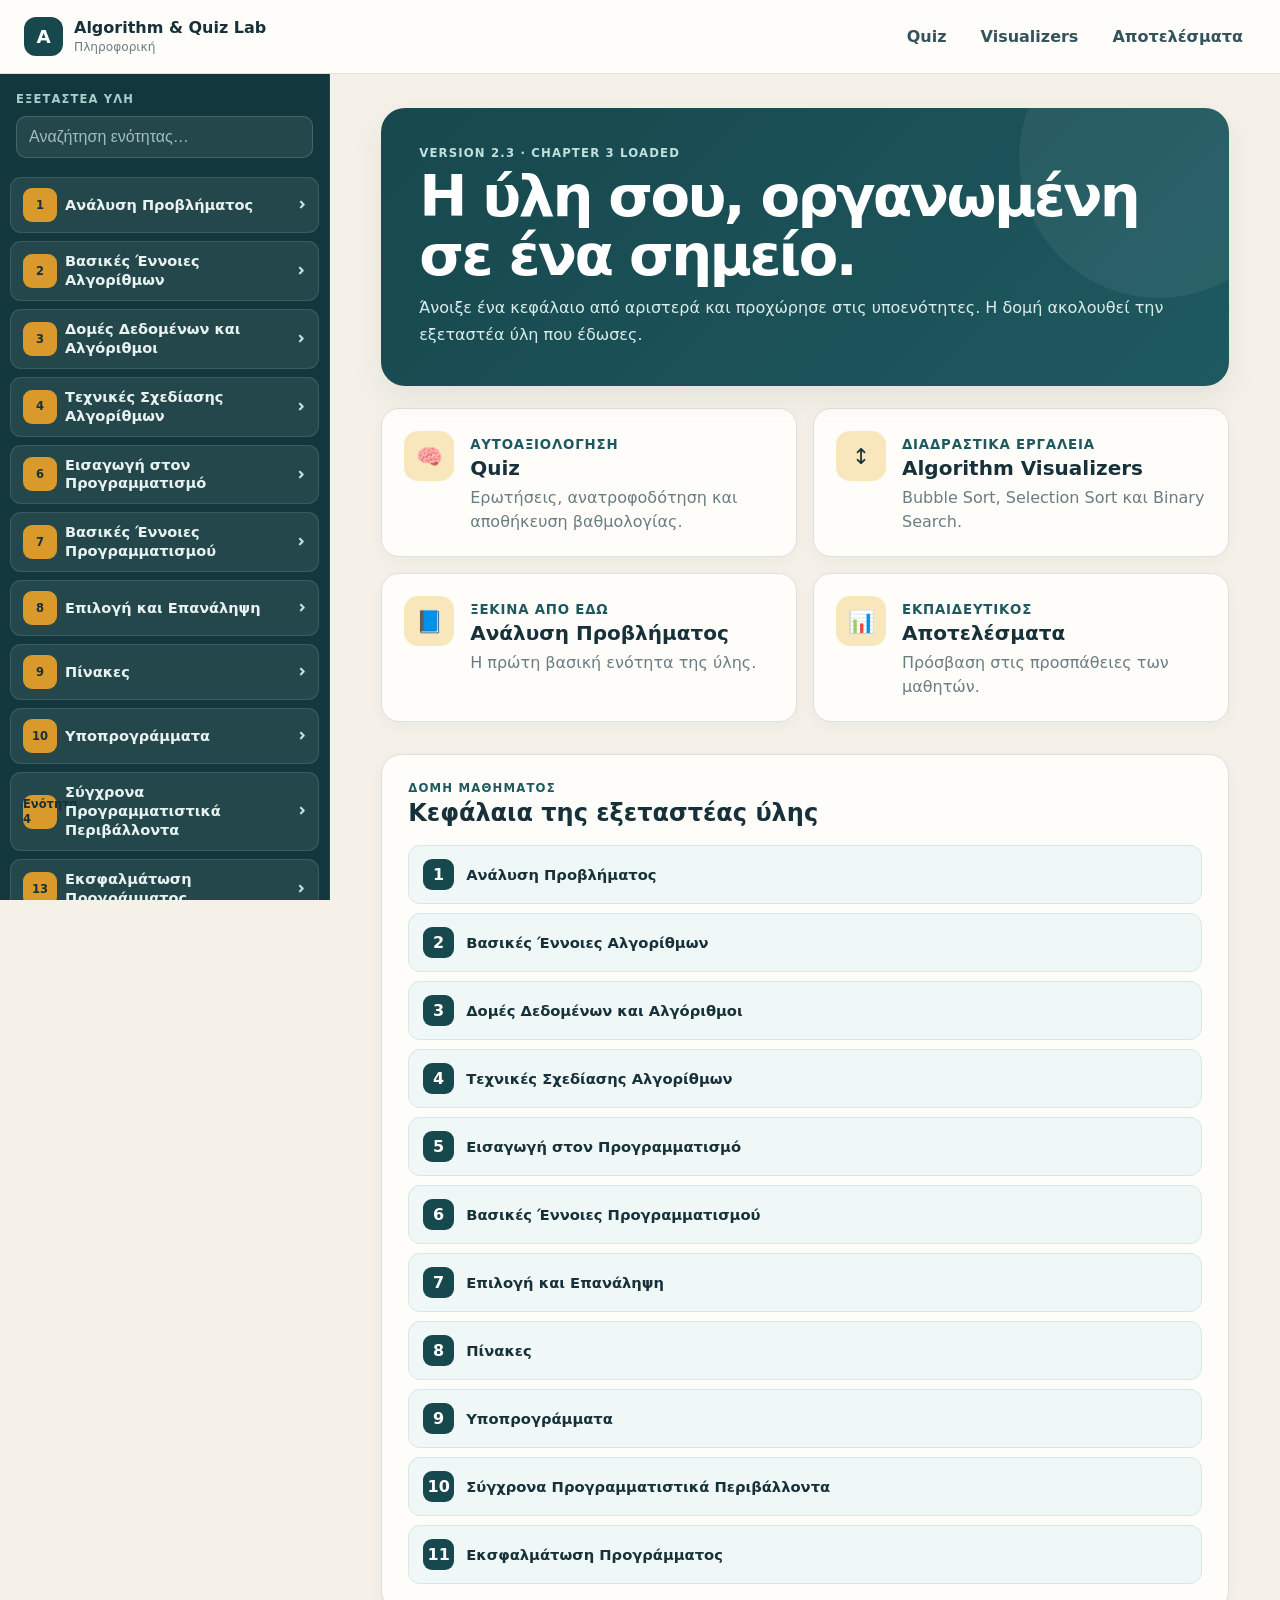
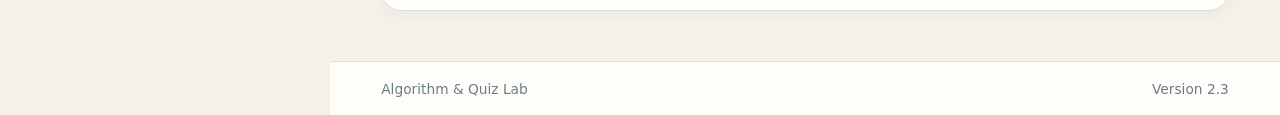
<file: index.html>
<!doctype html><html lang="el"><head><meta charset="utf-8"><meta name="viewport" content="width=device-width,initial-scale=1"><title>Algorithm & Quiz Lab</title><link rel="stylesheet" href="style-v23.css"></head><body class="app-shell">
<header class="app-topbar"><button id="sidebar-toggle" class="mobile-menu-button">☰</button><a class="app-brand" href="index.html"><span class="brand-symbol">A</span><span><strong>Algorithm & Quiz Lab</strong><small>Πληροφορική</small></span></a><nav class="top-actions"><a href="quiz.html">Quiz</a><a href="visualizer.html">Visualizers</a><a href="results.html">Αποτελέσματα</a></nav></header>
<aside class="app-sidebar"><div class="sidebar-head"><span class="sidebar-label">Εξεταστέα ύλη</span><input id="syllabus-search" type="search" placeholder="Αναζήτηση ενότητας…"></div><nav id="syllabus-nav" class="syllabus-nav"></nav></aside>
<main class="app-main"><section class="welcome-panel"><span class="welcome-kicker">Version 2.3 · Chapter 3 loaded</span><h1>Η ύλη σου, οργανωμένη σε ένα σημείο.</h1><p>Άνοιξε ένα κεφάλαιο από αριστερά και προχώρησε στις υποενότητες. Η δομή ακολουθεί την εξεταστέα ύλη που έδωσες.</p></section>
<section class="dashboard-grid"><a class="dashboard-card" href="quiz.html"><span class="dashboard-icon">🧠</span><div><small>Αυτοαξιολόγηση</small><h2>Quiz</h2><p>Ερωτήσεις, ανατροφοδότηση και αποθήκευση βαθμολογίας.</p></div></a><a class="dashboard-card" href="visualizer.html"><span class="dashboard-icon">↕</span><div><small>Διαδραστικά εργαλεία</small><h2>Algorithm Visualizers</h2><p>Bubble Sort, Selection Sort και Binary Search.</p></div></a><a class="dashboard-card" href="lesson.html?topic=1"><span class="dashboard-icon">📘</span><div><small>Ξεκίνα από εδώ</small><h2>Ανάλυση Προβλήματος</h2><p>Η πρώτη βασική ενότητα της ύλης.</p></div></a><a class="dashboard-card" href="results.html"><span class="dashboard-icon">📊</span><div><small>Εκπαιδευτικός</small><h2>Αποτελέσματα</h2><p>Πρόσβαση στις προσπάθειες των μαθητών.</p></div></a></section>
<section class="coverage-panel"><div><span class="section-kicker">Δομή μαθήματος</span><h2>Κεφάλαια της εξεταστέας ύλης</h2></div><div id="chapter-overview" class="chapter-overview"></div></section></main>
<footer class="app-footer"><span>Algorithm & Quiz Lab</span><span>Version 2.3</span></footer><script src="content-v23.js"></script><script src="portal-v23.js"></script><script>const o=document.querySelector('#chapter-overview');o.innerHTML=window.APP_CONTENT.syllabus.map((c,i)=>`<a href="lesson.html?topic=${encodeURIComponent(c.code)}" class="chapter-pill"><span>${i+1}</span><strong>${c.title}</strong></a>`).join('');</script></body></html>
</file>
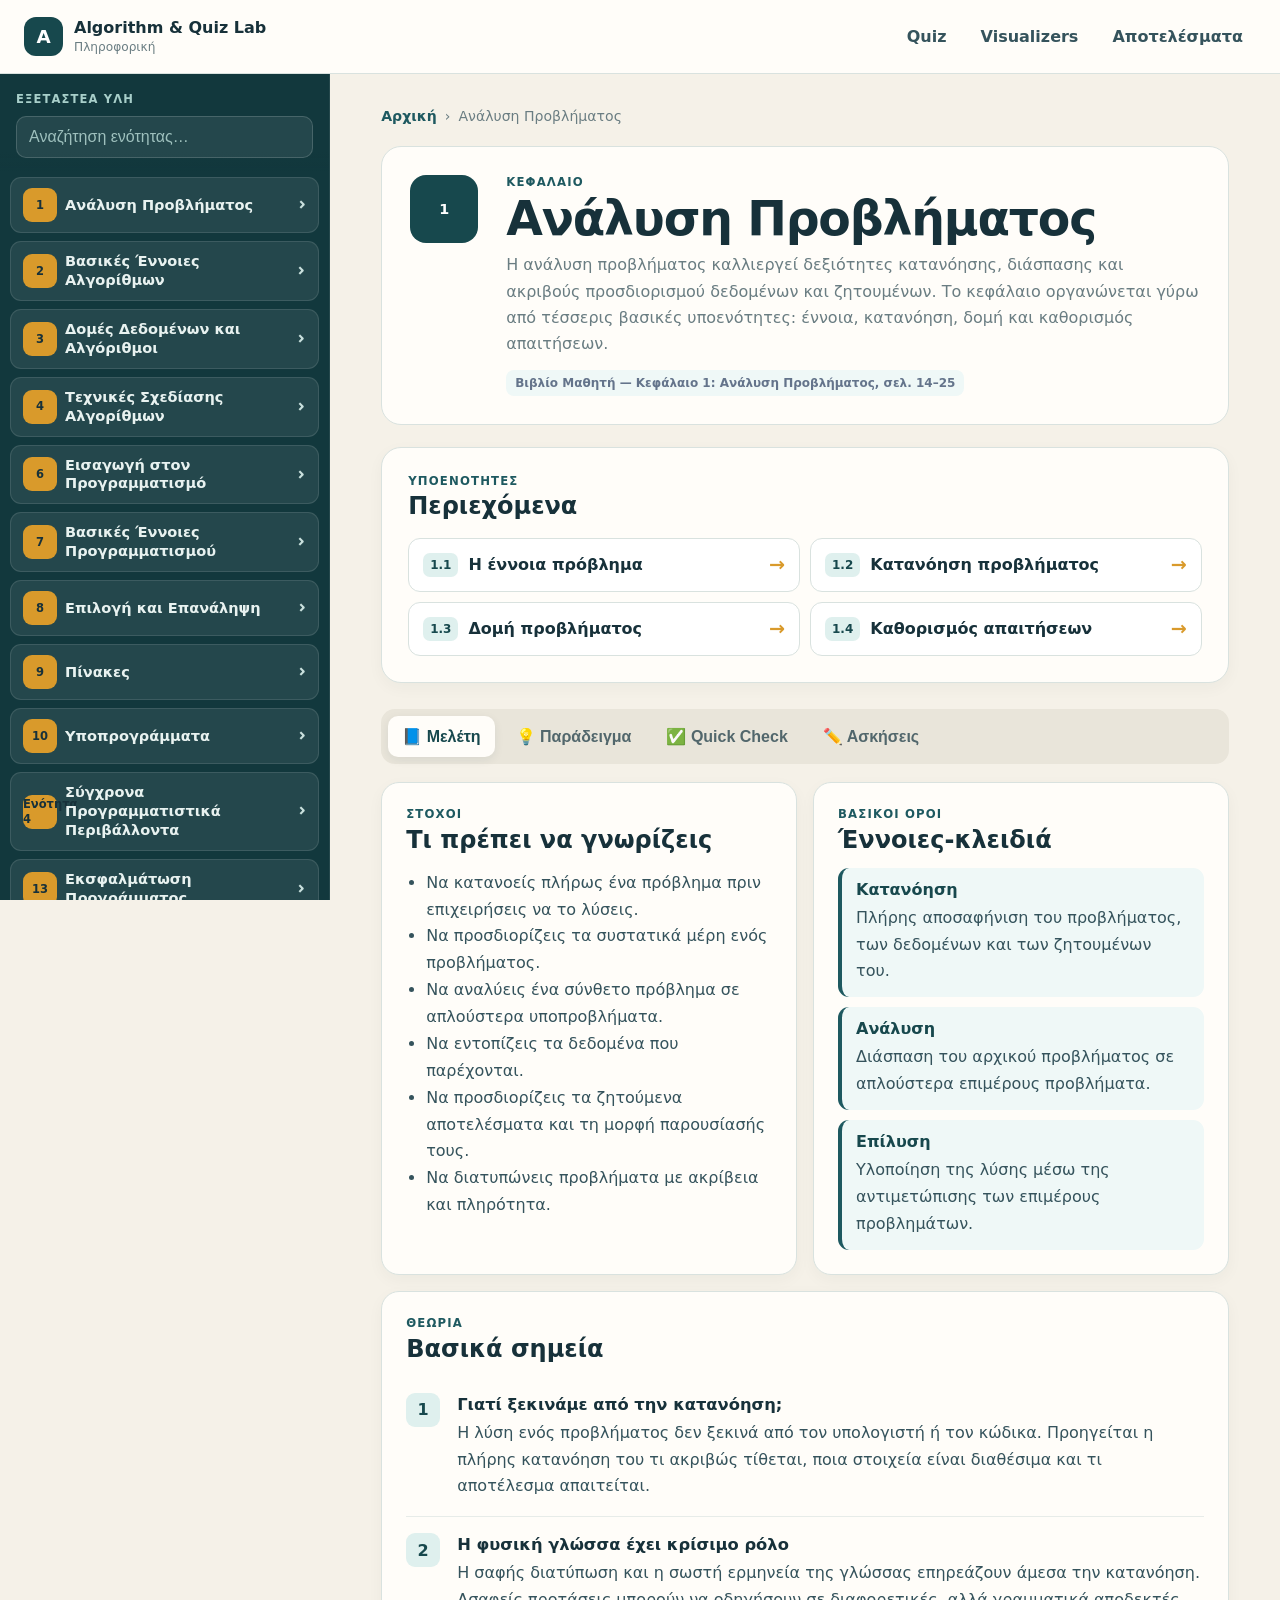
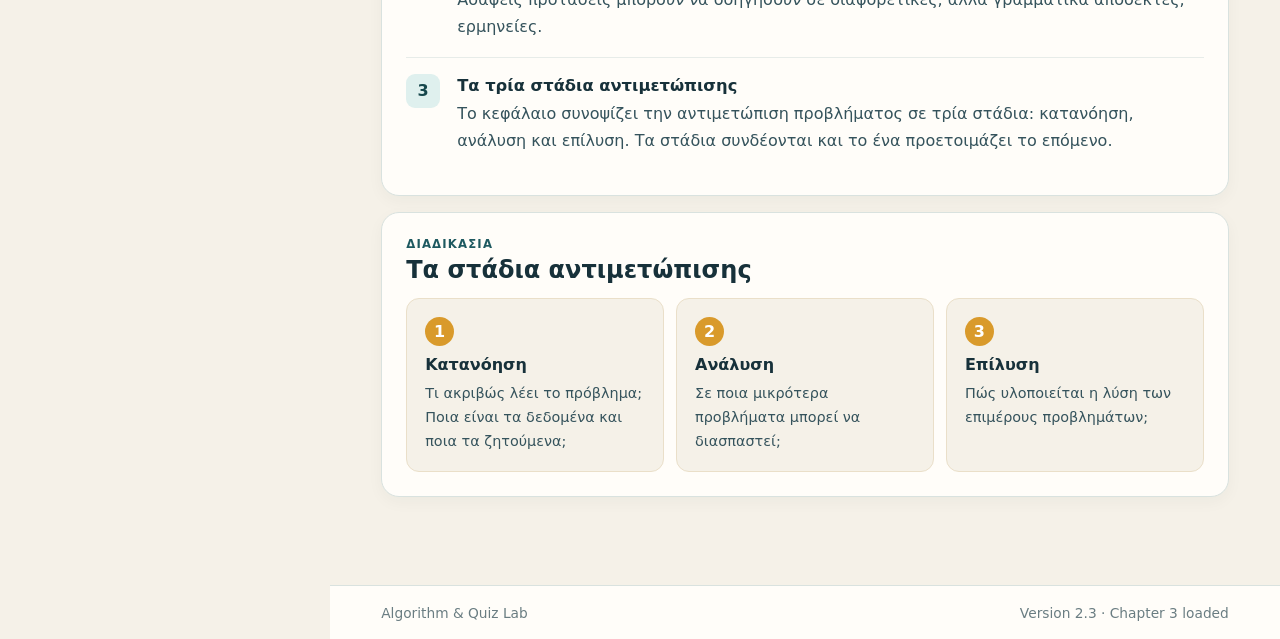
<file: lesson.html>
<!doctype html>
<html lang="el">
<head>
  <meta charset="utf-8">
  <meta name="viewport" content="width=device-width,initial-scale=1">
  <title>Ενότητα | Algorithm & Quiz Lab</title>
  <link rel="stylesheet" href="style-v23.css">
</head>
<body class="app-shell">

<header class="app-topbar">
  <button id="sidebar-toggle" class="mobile-menu-button">☰</button>
  <a class="app-brand" href="index.html">
    <span class="brand-symbol">A</span>
    <span><strong>Algorithm & Quiz Lab</strong><small>Πληροφορική</small></span>
  </a>
  <nav class="top-actions">
    <a href="quiz.html">Quiz</a>
    <a href="visualizer.html">Visualizers</a>
    <a href="results.html">Αποτελέσματα</a>
  </nav>
</header>

<aside class="app-sidebar">
  <div class="sidebar-head">
    <span class="sidebar-label">Εξεταστέα ύλη</span>
    <input id="syllabus-search" type="search" placeholder="Αναζήτηση ενότητας…">
  </div>
  <nav id="syllabus-nav" class="syllabus-nav"></nav>
</aside>

<main class="app-main lesson-main">
  <div class="breadcrumb"><a href="index.html">Αρχική</a><span>›</span><span id="breadcrumb-current"></span></div>

  <section class="lesson-hero-new">
    <span id="topic-code" class="topic-code"></span>
    <div>
      <span id="topic-parent" class="section-kicker"></span>
      <h1 id="topic-title"></h1>
      <p id="topic-intro"></p>
      <small id="source-note" class="source-note hidden"></small>
    </div>
  </section>

  <section id="topic-children-section" class="subtopics-panel hidden">
    <div class="panel-heading">
      <span class="section-kicker">Υποενότητες</span>
      <h2>Περιεχόμενα</h2>
    </div>
    <div id="topic-children" class="subtopics-grid"></div>
  </section>

  <div id="lesson-tabs" class="study-tabs hidden">
    <button class="study-tab active" data-study-tab="theory">📘 Μελέτη</button>
    <button class="study-tab" data-study-tab="example">💡 Παράδειγμα</button>
    <button class="study-tab" data-study-tab="check">✅ Quick Check</button>
    <button class="study-tab" data-study-tab="exercises">✏️ Ασκήσεις</button>
  </div>

  <section id="theory-study-panel" class="study-panel active"></section>
  <section id="example-study-panel" class="study-panel"></section>
  <section id="check-study-panel" class="study-panel"></section>
  <section id="exercises-study-panel" class="study-panel"></section>

  <section id="placeholder-section" class="placeholder-panel hidden">
    <span class="placeholder-icon">✦</span>
    <h2>Η δομή της ενότητας είναι έτοιμη</h2>
    <p>Το αναλυτικό περιεχόμενο θα προστεθεί σταδιακά, χωρίς να αλλάξει η πλοήγηση.</p>
  </section>

  <div id="topic-tools" class="topic-tools"></div>
</main>

<footer class="app-footer">
  <span>Algorithm & Quiz Lab</span>
  <span>Version 2.3 · Chapter 3 loaded</span>
</footer>

<script src="content-v23.js"></script>
<script src="portal-v23.js"></script>
<script src="lesson-v23.js"></script>
</body>
</html>
</file>
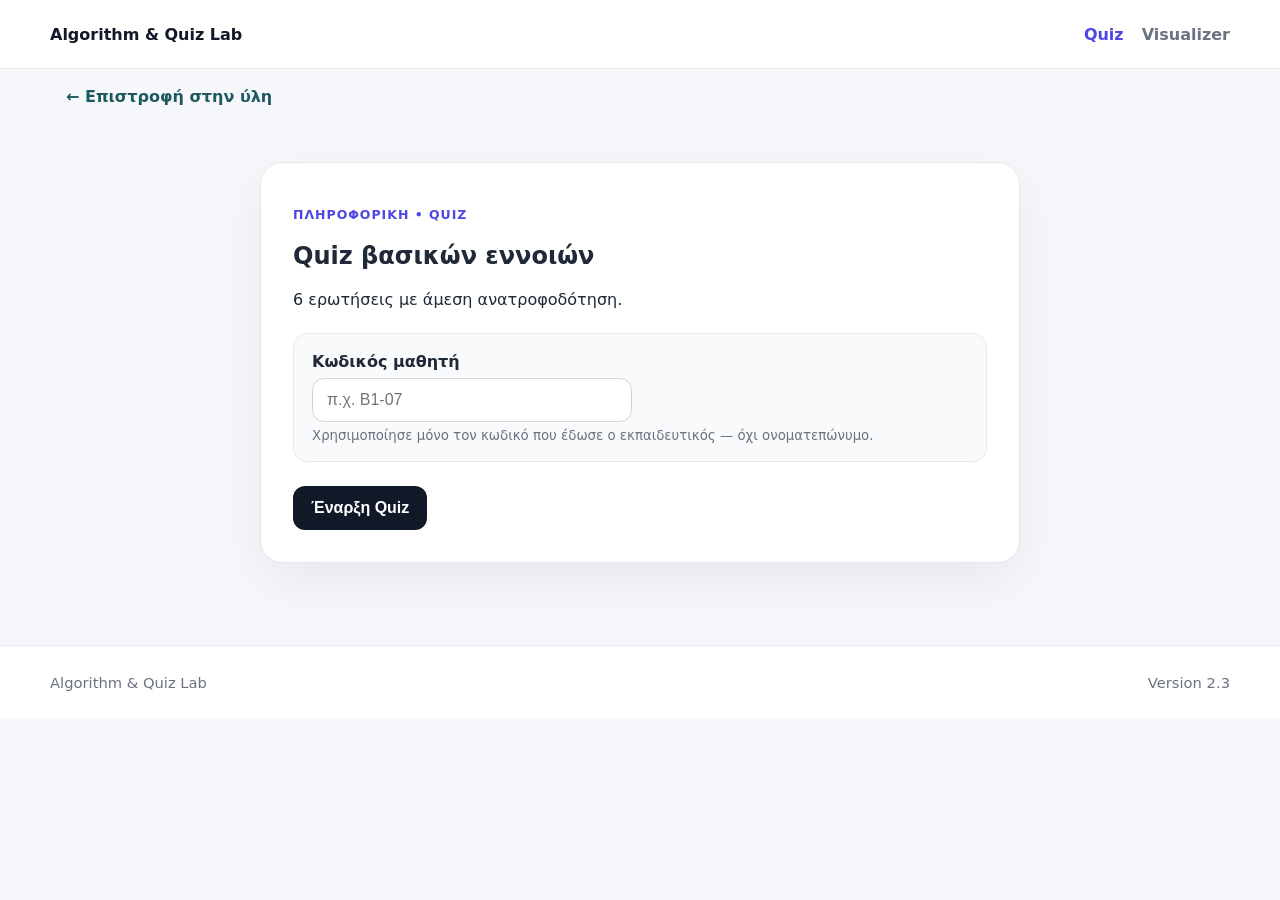
<file: quiz.html>
<!doctype html>
<html lang="el">
<head>
  <meta charset="utf-8">
  <meta name="viewport" content="width=device-width, initial-scale=1">
  <title>Quiz | Algorithm & Quiz Lab</title>
  <link rel="icon" href="data:image/svg+xml,<svg xmlns=%22http://www.w3.org/2000/svg%22 viewBox=%220 0 100 100%22><text y=%22.9em%22 font-size=%2290%22>🧠</text></svg>">
  <link rel="stylesheet" href="style-v23.css">
</head>
<body>
  <header class="site-header">
    <div class="container header-inner">
      <a class="brand" href="index.html">Algorithm & Quiz Lab</a>
      <nav>
        <a class="active" href="quiz.html">Quiz</a>
        <a href="visualizer.html">Visualizer</a>
      </nav>
    </div>
  </header>

  <div class="standalone-back"><a href="index.html">← Επιστροφή στην ύλη</a></div>
<main class="container page-space">
    <section class="card quiz-card">
      <div id="start-screen">
        <p class="eyebrow">Πληροφορική • Quiz</p>
        <h1>Quiz βασικών εννοιών</h1>
        <p>6 ερωτήσεις με άμεση ανατροφοδότηση.</p>

        <div class="student-code-box">
          <label for="student-code">Κωδικός μαθητή</label>
          <input id="student-code" type="text" maxlength="20"
                 autocomplete="off" placeholder="π.χ. Β1-07">
          <small>Χρησιμοποίησε μόνο τον κωδικό που έδωσε ο εκπαιδευτικός — όχι ονοματεπώνυμο.</small>
          <div id="student-code-error" class="form-error hidden"></div>
        </div>

        <button id="start-btn">Έναρξη Quiz</button>
      </div>

      <div id="quiz-screen" class="hidden">
        <div class="quiz-header">
          <span id="progress"></span>
          <span id="score"></span>
        </div>
        <h2 id="question"></h2>
        <div id="answers" class="answers"></div>
        <div id="feedback" class="feedback hidden"></div>
        <button id="next-btn" class="hidden">Επόμενη ερώτηση</button>
      </div>

      <div id="result-screen" class="hidden">
        <h2>Το quiz τελείωσε!</h2>
        <p id="final-score" class="final-score"></p>
        <p id="final-message"></p>
        <div id="save-status" class="save-status hidden"></div>
        <button id="restart-btn">Ξανά</button>
      </div>
    </section>
  </main>

  
  <!-- Static form blueprint: Netlify detects this during deploy. -->
  <form name="quiz-results" method="POST" data-netlify="true"
        netlify-honeypot="bot-field" id="quiz-results-form"
        class="netlify-hidden-form" aria-hidden="true">
    <input type="hidden" name="form-name" value="quiz-results">
    <input type="text" name="bot-field">
    <input type="hidden" name="student_code">
    <input type="hidden" name="quiz_name">
    <input type="hidden" name="score">
    <input type="hidden" name="total">
    <input type="hidden" name="percentage">
    <input type="hidden" name="submitted_at">
    <input type="hidden" name="answer_1">
    <input type="hidden" name="correct_1">
    <input type="hidden" name="answer_2">
    <input type="hidden" name="correct_2">
    <input type="hidden" name="answer_3">
    <input type="hidden" name="correct_3">
    <input type="hidden" name="answer_4">
    <input type="hidden" name="correct_4">
    <input type="hidden" name="answer_5">
    <input type="hidden" name="correct_5">
    <input type="hidden" name="answer_6">
    <input type="hidden" name="correct_6">
  </form>

  <script src="questions.js?v=2.2"></script>
  <script src="quiz.js?v=2.2"></script>

  <footer class="site-footer"><div class="container footer-inner"><span>Algorithm & Quiz Lab</span><span>Version 2.3</span></div></footer>
</body>
</html>
</file>
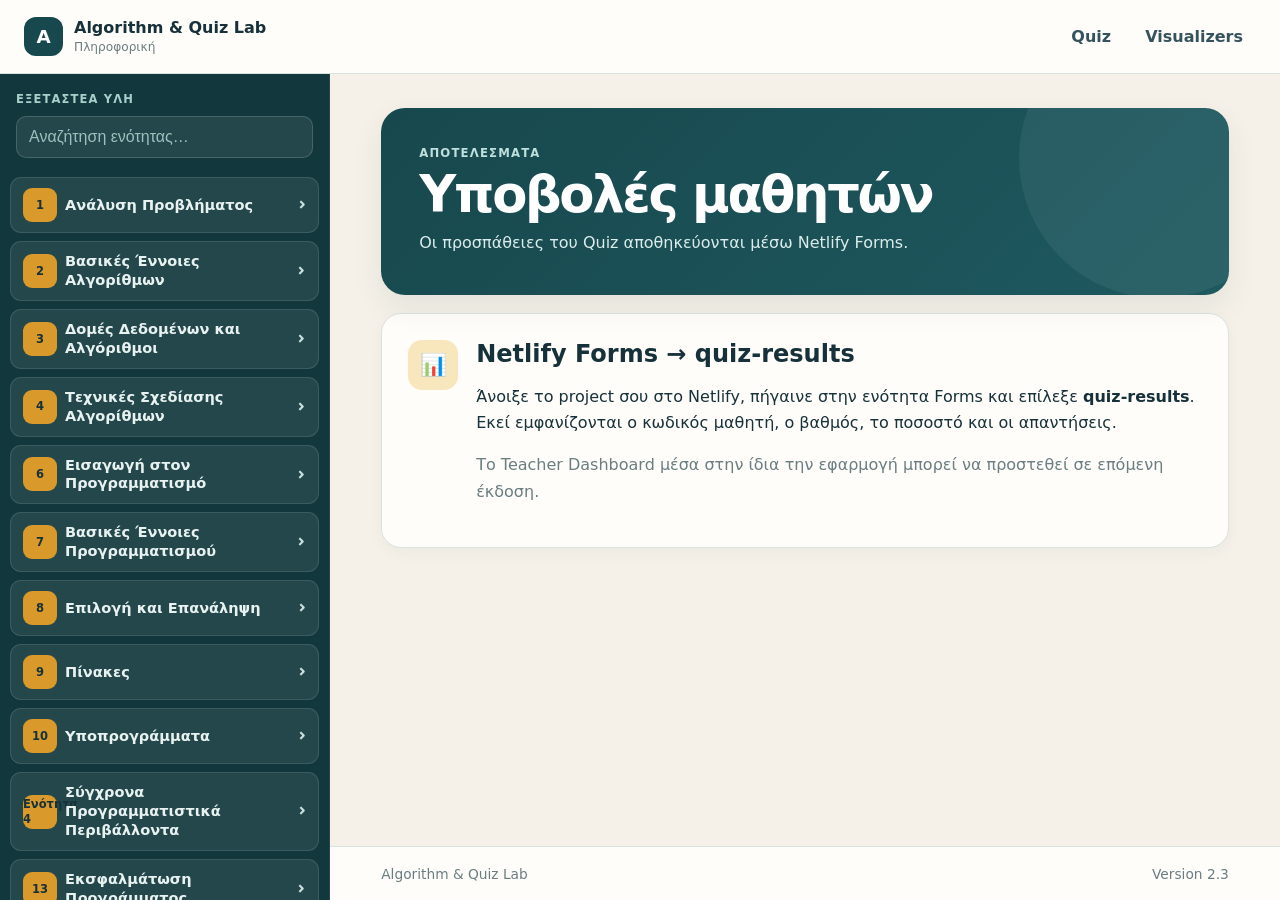
<file: results.html>
<!doctype html><html lang="el"><head><meta charset="utf-8"><meta name="viewport" content="width=device-width,initial-scale=1"><title>Αποτελέσματα | Algorithm & Quiz Lab</title><link rel="stylesheet" href="style-v23.css"></head><body class="app-shell"><header class="app-topbar"><button id="sidebar-toggle" class="mobile-menu-button">☰</button><a class="app-brand" href="index.html"><span class="brand-symbol">A</span><span><strong>Algorithm & Quiz Lab</strong><small>Πληροφορική</small></span></a><nav class="top-actions"><a href="quiz.html">Quiz</a><a href="visualizer.html">Visualizers</a></nav></header><aside class="app-sidebar"><div class="sidebar-head"><span class="sidebar-label">Εξεταστέα ύλη</span><input id="syllabus-search" type="search" placeholder="Αναζήτηση ενότητας…"></div><nav id="syllabus-nav" class="syllabus-nav"></nav></aside><main class="app-main"><section class="welcome-panel compact-welcome"><span class="welcome-kicker">Αποτελέσματα</span><h1>Υποβολές μαθητών</h1><p>Οι προσπάθειες του Quiz αποθηκεύονται μέσω Netlify Forms.</p></section><section class="results-card-new"><div class="dashboard-icon">📊</div><div><h2>Netlify Forms → quiz-results</h2><p>Άνοιξε το project σου στο Netlify, πήγαινε στην ενότητα Forms και επίλεξε <strong>quiz-results</strong>. Εκεί εμφανίζονται ο κωδικός μαθητή, ο βαθμός, το ποσοστό και οι απαντήσεις.</p><p class="muted">Το Teacher Dashboard μέσα στην ίδια την εφαρμογή μπορεί να προστεθεί σε επόμενη έκδοση.</p></div></section></main><footer class="app-footer"><span>Algorithm & Quiz Lab</span><span>Version 2.3</span></footer><script src="content-v23.js"></script><script src="portal-v23.js"></script></body></html>
</file>
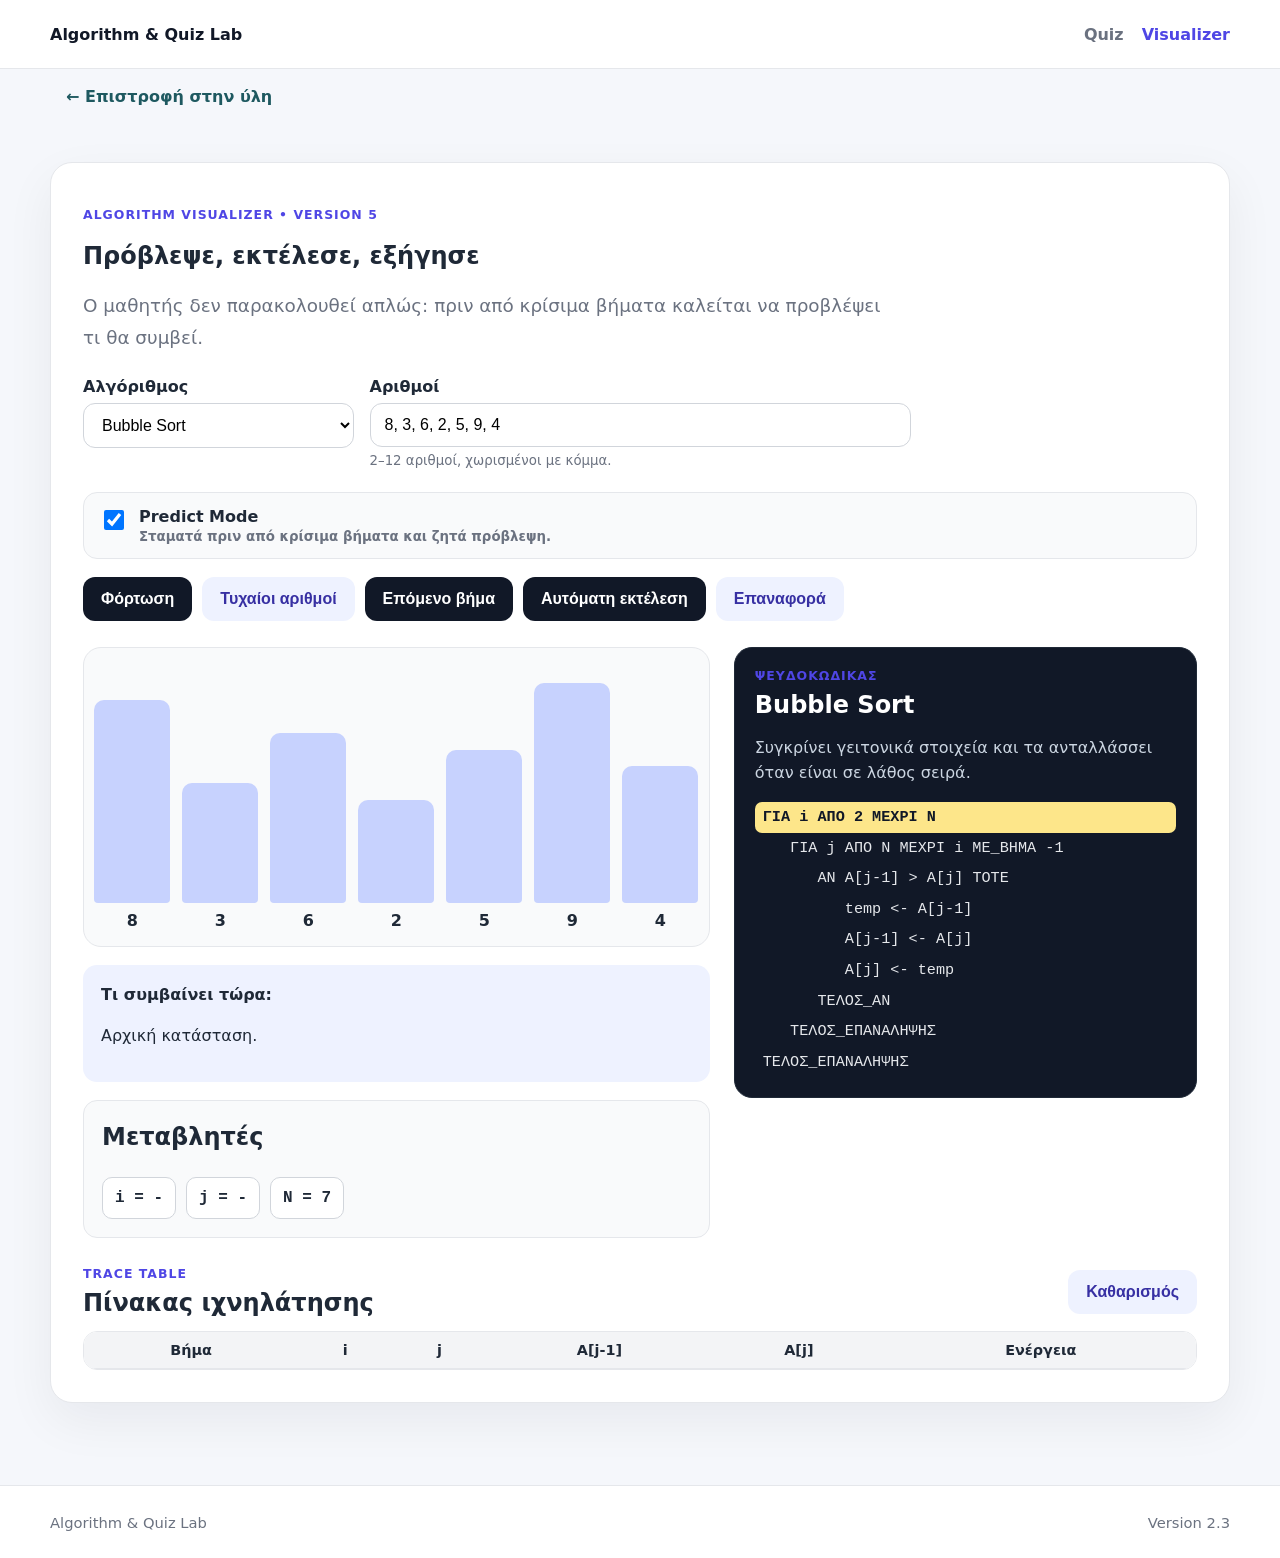
<file: visualizer.html>
<!doctype html>
<html lang="el">
<head>
  <meta charset="utf-8">
  <meta name="viewport" content="width=device-width, initial-scale=1">
  <title>Algorithm Visualizer | Algorithm & Quiz Lab</title>
  <link rel="icon" href="data:image/svg+xml,<svg xmlns=%22http://www.w3.org/2000/svg%22 viewBox=%220 0 100 100%22><text y=%22.9em%22 font-size=%2290%22>🧠</text></svg>">
  <link rel="stylesheet" href="style-v23.css">
</head>
<body>
  <header class="site-header">
    <div class="container header-inner">
      <a class="brand" href="index.html">Algorithm & Quiz Lab</a>
      <nav>
        <a href="quiz.html">Quiz</a>
        <a class="active" href="visualizer.html">Visualizer</a>
      </nav>
    </div>
  </header>

  <div class="standalone-back"><a href="index.html">← Επιστροφή στην ύλη</a></div>
<main class="container page-space">
    <section class="card">
      <p class="eyebrow">Algorithm Visualizer • Version 5</p>
      <h1>Πρόβλεψε, εκτέλεσε, εξήγησε</h1>
      <p class="lead compact">
        Ο μαθητής δεν παρακολουθεί απλώς: πριν από κρίσιμα βήματα καλείται να προβλέψει τι θα συμβεί.
      </p>

      <div class="form-grid">
        <div>
          <label for="algorithm">Αλγόριθμος</label>
          <select id="algorithm">
            <option value="bubble">Bubble Sort</option>
            <option value="selection">Selection Sort</option>
            <option value="binary">Binary Search</option>
          </select>
        </div>

        <div>
          <label for="numbers">Αριθμοί</label>
          <input id="numbers" value="8, 3, 6, 2, 5, 9, 4">
          <small>2–12 αριθμοί, χωρισμένοι με κόμμα.</small>
        </div>

        <div id="target-wrap" class="hidden">
          <label for="target">Αριθμός αναζήτησης</label>
          <input id="target" type="number" value="6">
        </div>
      </div>

      <div class="mode-row">
        <label class="switch-row">
          <input id="predict-mode" type="checkbox" checked>
          <span><strong>Predict Mode</strong><small>Σταματά πριν από κρίσιμα βήματα και ζητά πρόβλεψη.</small></span>
        </label>
      </div>

      <div class="controls">
        <button id="load-btn">Φόρτωση</button>
        <button id="random-btn" class="secondary-dark">Τυχαίοι αριθμοί</button>
        <button id="step-btn">Επόμενο βήμα</button>
        <button id="auto-btn">Αυτόματη εκτέλεση</button>
        <button id="reset-btn" class="secondary-dark">Επαναφορά</button>
      </div>

      <div id="prediction-card" class="prediction-card hidden">
        <span class="eyebrow">Predict Next Step</span>
        <h2 id="prediction-question"></h2>
        <div id="prediction-options" class="prediction-options"></div>
        <div id="prediction-feedback" class="prediction-feedback hidden"></div>
      </div>

      <div class="workspace">
        <div>
          <div id="array-container" class="array-container"></div>

          <div class="status-box">
            <strong>Τι συμβαίνει τώρα:</strong>
            <p id="status"></p>
          </div>

          <div class="variables-box">
            <h2>Μεταβλητές</h2>
            <div id="variables" class="variables-grid"></div>
          </div>
        </div>

        <aside class="code-panel">
          <span class="eyebrow">Ψευδοκώδικας</span>
          <h2 id="algo-title"></h2>
          <p id="algo-description" class="algo-description"></p>
          <pre id="pseudocode" class="pseudocode"></pre>
        </aside>
      </div>

      <section class="trace-section">
        <div class="trace-header">
          <div>
            <span class="eyebrow">Trace Table</span>
            <h2>Πίνακας ιχνηλάτησης</h2>
          </div>
          <button id="clear-trace-btn" class="secondary-dark">Καθαρισμός</button>
        </div>

        <div class="trace-table-wrap">
          <table class="trace-table">
            <thead id="trace-head"></thead>
            <tbody id="trace-body"></tbody>
          </table>
        </div>
      </section>
    </section>
  </main>

  <script src="visualizer.js?v=2.2"></script>

  <footer class="site-footer"><div class="container footer-inner"><span>Algorithm & Quiz Lab</span><span>Version 2.3</span></div></footer>
</body>
</html>
</file>
<file: style-v23.css>
*{box-sizing:border-box}
:root{font-family:system-ui,-apple-system,BlinkMacSystemFont,"Segoe UI",sans-serif;color:#1f2937;background:#f5f7fb}
body{margin:0;min-height:100vh}
.container{width:min(1180px,calc(100% - 32px));margin:0 auto}
.site-header{background:#fff;border-bottom:1px solid #e5e7eb;position:sticky;top:0;z-index:10}
.header-inner{min-height:68px;display:flex;align-items:center;justify-content:space-between;gap:24px}
.brand{text-decoration:none;font-weight:800;color:#111827}
nav{display:flex;gap:18px}
nav a{text-decoration:none;color:#6b7280;font-weight:700}
nav a.active,nav a:hover{color:#4f46e5}
.page-space{padding:56px 0}
.hero{max-width:860px}
.hero h1{font-size:clamp(2.2rem,6vw,4.6rem);line-height:1.02;margin:0 0 18px}
.lead{font-size:1.15rem;color:#6b7280;line-height:1.7}
.eyebrow{display:block;color:#4f46e5;text-transform:uppercase;letter-spacing:.08em;font-weight:800;font-size:.78rem;margin-bottom:8px}
.feature-grid{display:grid;grid-template-columns:repeat(2,1fr);gap:22px;margin-top:32px}
.feature-card{display:block;text-decoration:none;color:inherit;background:#fff;border:1px solid #e5e7eb;border-radius:22px;padding:28px}
.icon{width:54px;height:54px;display:grid;place-items:center;background:#eef2ff;color:#4f46e5;border-radius:14px;font-size:1.5rem;font-weight:900}
.card-link{color:#4f46e5;font-weight:800}
.card{background:#fff;border:1px solid #e5e7eb;border-radius:22px;padding:32px;box-shadow:0 18px 50px rgba(17,24,39,.06)}
.quiz-card{max-width:760px;margin:auto}
.form-grid{display:grid;grid-template-columns:1fr 2fr 1fr;gap:16px;margin:24px 0}
label{display:block;font-weight:800;margin-bottom:7px}
select,input{width:100%;padding:12px 14px;border:1px solid #d1d5db;border-radius:12px;font-size:1rem;background:#fff}
small{display:block;margin-top:6px;color:#6b7280}
.controls{display:flex;flex-wrap:wrap;gap:10px}
button{border:0;border-radius:12px;padding:13px 18px;font-size:1rem;font-weight:800;cursor:pointer;background:#111827;color:#fff}
.secondary-dark{background:#eef2ff;color:#3730a3}
.hidden{display:none!important}

.workspace{display:grid;grid-template-columns:minmax(0,1.15fr) minmax(380px,.85fr);gap:24px;margin-top:26px;align-items:start}
.array-container{min-height:300px;display:flex;align-items:flex-end;justify-content:center;gap:12px;padding:28px 10px 16px;background:#f9fafb;border:1px solid #e5e7eb;border-radius:18px}
.bar-wrap{width:min(76px,9vw);display:flex;flex-direction:column;align-items:center;justify-content:flex-end;gap:8px}
.bar{width:100%;min-height:28px;border-radius:10px 10px 4px 4px;background:#c7d2fe;transition:.2s ease}
.bar.comparing{background:#facc15}
.bar.swapping{background:#fb7185}
.bar.sorted{background:#86efac}
.bar.current{background:#93c5fd}
.bar.discarded{opacity:.18}
.bar.found{background:#22c55e}
.bar-value{font-weight:900}

.status-box,.variables-box,.feedback{margin-top:18px;padding:18px;border-radius:14px;line-height:1.55}
.status-box,.feedback{background:#eef2ff}
.variables-box{background:#f9fafb;border:1px solid #e5e7eb}
.variables-box h2{margin-top:0}
.variables-grid{display:flex;flex-wrap:wrap;gap:10px}
.var-chip{background:#fff;border:1px solid #d1d5db;border-radius:10px;padding:8px 12px;font-family:ui-monospace,SFMono-Regular,Menlo,monospace;font-weight:800}

.code-panel{position:sticky;top:92px;background:#111827;color:#e5e7eb;border-radius:18px;padding:20px;border:1px solid #1f2937}
.code-panel h2{color:#fff;margin:0}
.algo-description{color:#cbd5e1;line-height:1.6}
.pseudocode{margin:0;white-space:pre-wrap;font-family:ui-monospace,SFMono-Regular,Menlo,Consolas,monospace;font-size:.95rem;line-height:1.75}
.code-line{display:block;padding:2px 8px;border-radius:7px}
.code-line.active{background:#fde68a;color:#111827;font-weight:900}
.code-line.dim{color:#64748b}

.quiz-header{display:flex;justify-content:space-between;color:#6b7280;font-weight:800}
.answers{display:grid;gap:12px;margin:24px 0}
.answer-btn{width:100%;text-align:left;background:#f9fafb;color:#111827;border:1px solid #d1d5db}
.answer-btn.correct{background:#dcfce7;border-color:#22c55e}
.answer-btn.wrong{background:#fee2e2;border-color:#ef4444}
.final-score{font-size:2rem;font-weight:900}

@media(max-width:980px){
  .workspace{grid-template-columns:1fr}
  .code-panel{position:static}
}
@media(max-width:760px){
  .feature-grid,.form-grid{grid-template-columns:1fr}
  .header-inner{flex-direction:column;align-items:flex-start;padding:16px 0}
  .card{padding:22px}
  .array-container{gap:7px;min-height:230px}
  .bar-wrap{width:11vw}
}


.lead.compact{max-width:820px}
.mode-row{margin:18px 0}
.switch-row{display:flex;align-items:flex-start;gap:12px;padding:14px 16px;background:#f9fafb;border:1px solid #e5e7eb;border-radius:14px}
.switch-row input{width:20px;height:20px;margin-top:3px}
.switch-row span{display:block}
.switch-row small{margin-top:3px}

.prediction-card{margin:22px 0;padding:20px;border-radius:16px;background:#fff7ed;border:1px solid #fdba74}
.prediction-card h2{margin:4px 0 14px}
.prediction-options{display:grid;gap:10px}
.prediction-option{background:#fff;color:#111827;border:1px solid #fdba74;text-align:left}
.prediction-option:hover{background:#ffedd5}
.prediction-option.correct-choice{background:#dcfce7;border-color:#22c55e}
.prediction-option.wrong-choice{background:#fee2e2;border-color:#ef4444}
.prediction-feedback{margin-top:14px;padding:12px 14px;border-radius:10px;background:#fff;font-weight:700}

.trace-section{margin-top:28px}
.trace-header{display:flex;align-items:center;justify-content:space-between;gap:16px}
.trace-header h2{margin:0}
.trace-table-wrap{overflow-x:auto;margin-top:14px;border:1px solid #e5e7eb;border-radius:14px}
.trace-table{width:100%;border-collapse:collapse;min-width:760px;background:#fff}
.trace-table th,.trace-table td{padding:10px 12px;border-bottom:1px solid #e5e7eb;text-align:center;white-space:nowrap}
.trace-table th{background:#f3f4f6;font-size:.9rem}
.trace-table td.action-cell{text-align:left;white-space:normal;min-width:280px}
.trace-table tbody tr.current-trace{background:#eef2ff}
.trace-table tbody tr:last-child td{border-bottom:0}

/* ===== Version 1.0 polish ===== */
.brand{display:flex;align-items:center;gap:9px}.brand-mark{font-size:1.2rem}
.hero-wrap{background:radial-gradient(circle at 75% 20%,rgba(99,102,241,.16),transparent 34%),linear-gradient(180deg,#fff 0%,#f5f7fb 100%);border-bottom:1px solid #e5e7eb}
.hero{padding:86px 0 78px}.hero-badge{display:inline-flex;padding:8px 12px;margin-bottom:20px;border-radius:999px;background:#eef2ff;color:#4338ca;font-size:.82rem;font-weight:800}
.hero h1{max-width:900px;font-size:clamp(3rem,8vw,6.6rem);letter-spacing:-.055em;line-height:.93}.hero .lead{max-width:760px;font-size:1.24rem}.hero-actions{display:flex;flex-wrap:wrap;gap:12px;margin-top:28px}
.button{display:inline-block;text-decoration:none;border-radius:12px;padding:13px 18px;font-size:1rem;font-weight:800}.button.primary{background:#111827;color:#fff}.button.ghost{background:#fff;color:#111827;border:1px solid #d1d5db}
.section{padding:70px 0}.section-heading{max-width:760px;margin-bottom:28px}.section-heading h2{font-size:clamp(2rem,4vw,3.2rem);margin:.2rem 0 0;line-height:1.08}.feature-grid.polished{grid-template-columns:repeat(4,1fr)}.feature-card.static{cursor:default}.feature-card.static h3{margin:16px 0 8px;font-size:1.2rem}
.cta-panel{display:flex;align-items:center;justify-content:space-between;gap:28px;padding:34px;border-radius:22px;background:#111827;color:#fff}.cta-panel h2{font-size:clamp(1.8rem,3vw,2.7rem);margin:.2rem 0 .6rem}.cta-panel p{max-width:760px;color:#cbd5e1;line-height:1.65}.cta-panel .eyebrow{color:#a5b4fc}.cta-panel .button.primary{background:#fff;color:#111827;white-space:nowrap}
.site-footer{margin-top:26px;border-top:1px solid #e5e7eb;background:#fff}.footer-inner{min-height:72px;display:flex;justify-content:space-between;align-items:center;gap:20px;color:#6b7280;font-size:.92rem}
@media(max-width:980px){.feature-grid.polished{grid-template-columns:repeat(2,1fr)}.cta-panel{align-items:flex-start;flex-direction:column}}
@media(max-width:640px){.hero{padding:58px 0 50px}.feature-grid.polished{grid-template-columns:1fr}.footer-inner{flex-direction:column;justify-content:center;padding:18px 0}}


/* ===== Version 1.1: Netlify quiz result storage ===== */
.student-code-box{
  margin:24px 0;
  padding:18px;
  border:1px solid #e5e7eb;
  border-radius:14px;
  background:#f9fafb;
}
.student-code-box input{max-width:320px}
.form-error{margin-top:9px;color:#b91c1c;font-weight:700}
.save-status{
  margin:18px 0;
  padding:14px 16px;
  border-radius:12px;
  font-weight:700;
}
.save-status.saving{background:#fef3c7;color:#92400e}
.save-status.success{background:#dcfce7;color:#166534}
.save-status.error{background:#fee2e2;color:#991b1b}
.save-status.local{background:#e0f2fe;color:#075985}
.netlify-hidden-form{
  position:absolute!important;
  overflow:hidden!important;
  clip:rect(0 0 0 0)!important;
  height:1px!important;
  width:1px!important;
  margin:-1px!important;
  padding:0!important;
  border:0!important;
}

/* Version 1.2 portal */
.portal-body{background:#eef2f7}.portal-hero{background:#243d63;color:#fff}.portal-hero-inner{padding:28px 0 24px;text-align:center}.portal-kicker{display:inline-block;font-size:.82rem;font-weight:900;letter-spacing:.08em;text-transform:uppercase;color:#bcd0ef;margin-bottom:8px}.portal-hero h1{margin:0;font-size:clamp(1.55rem,3vw,2.25rem)}.portal-hero p{margin:8px 0 0;color:#d7e1ef}.portal-tabs{margin-top:18px;background:rgba(0,0,0,.08)}.portal-tabs-inner{display:grid;grid-template-columns:repeat(4,1fr);padding:0}.portal-tab{appearance:none;border:0;border-radius:0;background:transparent;color:#dce6f3;padding:18px 12px;font-weight:900;font-size:1rem;border-bottom:3px solid transparent;cursor:pointer}.portal-tab:hover{background:rgba(255,255,255,.06)}.portal-tab.active{background:#6f98d6;color:#fff;border-bottom-color:#f97316}.portal-main{padding:24px 0 46px}.portal-panel{display:none}.portal-panel.active{display:block}.portal-section-heading{margin-bottom:18px}.portal-section-heading h2{margin:3px 0 5px;font-size:1.6rem}.portal-section-heading p{margin:0;color:#64748b}.lesson-grid{display:grid;grid-template-columns:repeat(2,minmax(0,1fr));gap:9px}.lesson-card{display:flex;align-items:center;gap:14px;min-height:74px;padding:12px 16px;background:#fff;border:1px solid #d7dee8;border-radius:12px;text-decoration:none;color:#111827;transition:.16s}.lesson-card:hover{transform:translateY(-1px);box-shadow:0 7px 20px rgba(15,23,42,.08);border-color:#aab9cf}.lesson-card.ready{background:#f8fbff}.lesson-number{width:43px;height:43px;flex:0 0 43px;display:grid;place-items:center;border-radius:10px;background:#243d63;color:#fff;font-weight:900}.lesson-number.large{width:56px;height:56px;flex-basis:56px;font-size:1.2rem}.lesson-main{min-width:0;display:flex;flex-direction:column;gap:4px;flex:1}.lesson-main strong{font-size:1rem;line-height:1.25}.lesson-main small{color:#64748b}.lesson-tags{display:flex;flex-wrap:wrap;justify-content:flex-end;gap:5px}.lesson-tags span{padding:4px 7px;border-radius:999px;background:#eef2ff;color:#4338ca;font-size:.72rem;font-weight:800}.tool-grid{display:grid;grid-template-columns:repeat(3,minmax(0,1fr));gap:14px}.tool-card{display:flex;gap:14px;align-items:flex-start;padding:20px;background:#fff;border:1px solid #d7dee8;border-radius:14px;text-decoration:none;color:#111827}.tool-card:hover{border-color:#7794bd;box-shadow:0 8px 22px rgba(15,23,42,.07)}.tool-icon{width:44px;height:44px;flex:0 0 44px;display:grid;place-items:center;background:#243d63;color:#fff;border-radius:10px;font-size:1.25rem;font-weight:900}.tool-card span:last-child{display:flex;flex-direction:column;gap:6px}.tool-card small{color:#64748b;line-height:1.45}.tool-card em{font-style:normal;color:#166534;background:#dcfce7;width:max-content;padding:4px 8px;border-radius:999px;font-size:.75rem;font-weight:800}.results-info{display:flex;gap:18px;padding:24px;background:#fff;border:1px solid #d7dee8;border-radius:14px}.results-icon{width:54px;height:54px;flex:0 0 54px;display:grid;place-items:center;background:#eef2ff;border-radius:12px;font-size:1.5rem}.muted{color:#64748b}.lesson-detail-heading{display:flex;gap:16px;align-items:center;margin:20px 0}.lesson-detail-heading h1{margin:0;font-size:clamp(1.8rem,4vw,3rem)}.back-link{text-decoration:none;color:#4338ca;font-weight:800}.lesson-actions{display:flex;flex-wrap:wrap;gap:10px;margin:24px 0}.disabled-link{opacity:.55;cursor:default}.lesson-note{margin-top:28px;padding:18px;border:1px dashed #cbd5e1;border-radius:14px;background:#f8fafc}@media(max-width:900px){.tool-grid{grid-template-columns:1fr 1fr}}@media(max-width:760px){.portal-tabs-inner{grid-template-columns:1fr 1fr}.lesson-grid,.tool-grid{grid-template-columns:1fr}.lesson-tags{display:none}}


/* ===== Version 1.3 lesson content ===== */
.objectives-box{
  margin:24px 0;
  padding:20px 22px;
  border-radius:14px;
  background:#eef6ff;
  border:1px solid #c7ddf7;
}
.objectives-box h2{margin:0 0 10px;font-size:1.2rem}
.objectives-box ul{margin:0;padding-left:22px;line-height:1.75}

.lesson-content-tabs{
  display:flex;
  flex-wrap:wrap;
  gap:8px;
  margin:28px 0 16px;
  border-bottom:1px solid #e5e7eb;
}
.lesson-tab{
  border:0;
  background:transparent;
  color:#64748b;
  padding:12px 14px;
  border-radius:10px 10px 0 0;
  border-bottom:3px solid transparent;
}
.lesson-tab.active{
  background:#eef2ff;
  color:#312e81;
  border-bottom-color:#4f46e5;
}

.lesson-content-panel{display:none}
.lesson-content-panel.active{display:block}

.theory-block{
  display:grid;
  grid-template-columns:46px 1fr;
  gap:14px;
  align-items:start;
  padding:18px 0;
  border-bottom:1px solid #edf0f4;
}
.theory-block:last-child{border-bottom:0}
.theory-index{
  width:38px;
  height:38px;
  display:grid;
  place-items:center;
  border-radius:10px;
  background:#243d63;
  color:white;
  font-weight:900;
}
.theory-block h3{margin:2px 0 7px}
.theory-block p{margin:0;line-height:1.72;color:#374151}

.example-card{
  display:flex;
  gap:16px;
  padding:22px;
  border-radius:15px;
  background:#fff8e8;
  border:1px solid #f5d68a;
}
.example-icon{
  width:46px;height:46px;flex:0 0 46px;
  display:grid;place-items:center;
  border-radius:12px;background:white;font-size:1.35rem
}
.example-card h3{margin:0 0 8px}
.example-card p{margin:0;line-height:1.72}

.quick-check-intro{
  margin-bottom:14px;
  padding:12px 14px;
  border-radius:10px;
  background:#f8fafc;
  color:#475569;
}
.quick-check-card{
  padding:20px;
  margin-bottom:14px;
  border:1px solid #dbe2ea;
  border-radius:14px;
  background:#fff;
}
.quick-check-card h3{margin:0 0 14px;font-size:1rem;line-height:1.5}
.quick-options{display:grid;gap:8px}
.quick-option{
  text-align:left;
  background:#f8fafc;
  color:#111827;
  border:1px solid #d6dde7;
}
.quick-option.correct-choice{background:#dcfce7;border-color:#22c55e;color:#166534}
.quick-option.wrong-choice{background:#fee2e2;border-color:#ef4444;color:#991b1b}
.quick-option:disabled{opacity:1;cursor:default}
.quick-feedback{
  margin-top:12px;
  padding:12px 14px;
  border-radius:10px;
}
.quick-feedback.ok{background:#ecfdf5;color:#166534}
.quick-feedback.bad{background:#fff7ed;color:#9a3412}

.empty-content{
  padding:26px;
  border:1px dashed #cbd5e1;
  border-radius:14px;
  background:#f8fafc;
  text-align:center;
  color:#64748b;
}


:root{--ink:#17313a;--ink-soft:#35535c;--teal-950:#12383d;--teal-900:#17484d;--teal-800:#1e5960;--teal-100:#dff0ee;--teal-50:#eff8f7;--sand:#f5f1e8;--paper:#fffdf9;--line:#d9e2df;--amber:#d99a2b;--amber-soft:#f8e7bd;--muted:#6a7d82;--shadow:0 12px 30px rgba(23,49,58,.08)}
body.app-shell{margin:0;min-height:100vh;background:var(--sand);color:var(--ink);padding-top:74px;padding-left:330px}.app-topbar{position:fixed;inset:0 0 auto 0;height:74px;z-index:100;display:flex;align-items:center;gap:24px;padding:0 24px;background:var(--paper);border-bottom:1px solid var(--line)}.app-brand{display:flex;align-items:center;gap:11px;color:var(--ink);text-decoration:none;min-width:282px}.app-brand span:last-child{display:flex;flex-direction:column;line-height:1.08}.app-brand small{color:var(--muted);font-size:.76rem;margin-top:4px}.brand-symbol{width:39px;height:39px;display:grid;place-items:center;border-radius:12px;background:var(--teal-900);color:white;font-weight:900;font-size:1.15rem}.top-actions{display:flex;gap:8px;margin-left:auto}.top-actions a{text-decoration:none;color:var(--ink-soft);font-weight:800;padding:10px 13px;border-radius:10px}.top-actions a:hover{background:var(--teal-50);color:var(--teal-900)}.mobile-menu-button{display:none;border:0;background:var(--teal-900);color:white;border-radius:9px;padding:8px 10px}.app-sidebar{position:fixed;top:74px;left:0;bottom:0;width:330px;z-index:80;background:var(--teal-950);color:white;overflow:auto;border-right:1px solid rgba(255,255,255,.08)}.sidebar-head{position:sticky;top:0;z-index:4;padding:18px 16px 13px;background:linear-gradient(180deg,var(--teal-950) 80%,rgba(18,56,61,.96))}.sidebar-label{display:block;margin-bottom:10px;text-transform:uppercase;letter-spacing:.1em;font-size:.72rem;font-weight:900;color:#a8cfca}#syllabus-search{width:100%;padding:11px 12px;border-radius:10px;border:1px solid rgba(255,255,255,.16);background:rgba(255,255,255,.08);color:white;outline:none}#syllabus-search::placeholder{color:#9ec0bd}.syllabus-nav{padding:3px 8px 30px}.nav-node{margin:2px 0}.nav-node-row{display:flex;align-items:flex-start}.nav-toggle,.nav-spacer{width:27px;min-width:27px;height:34px}.nav-toggle{padding:0;border:0;background:transparent;color:#a8cfca;font-size:1.35rem;display:grid;place-items:center;transition:transform .15s ease}.nav-toggle.open{transform:rotate(90deg)}.nav-spacer{display:block}.nav-link{flex:1;display:flex;gap:8px;align-items:flex-start;color:#e8f2f0;text-decoration:none;padding:8px 8px;border-radius:9px;line-height:1.25}.nav-link:hover{background:rgba(255,255,255,.08)}.nav-link.active{background:var(--amber);color:#1d3135}.nav-code{flex:0 0 auto;font-size:.73rem;font-weight:900;opacity:.72;padding-top:2px}.nav-title{font-size:.88rem;font-weight:650}.nav-children{display:none;padding-left:14px}.nav-children.open{display:block}.level-1 .nav-title{font-size:.84rem}.level-2 .nav-title{font-size:.8rem}.level-2 .nav-link{color:#c9ddda}.search-hidden{display:none!important}.app-main{min-height:calc(100vh - 128px);padding:34px clamp(22px,4vw,58px) 50px}.app-footer{min-height:54px;display:flex;align-items:center;justify-content:space-between;gap:20px;padding:0 clamp(22px,4vw,58px);border-top:1px solid var(--line);background:var(--paper);color:var(--muted);font-size:.86rem}.welcome-panel{position:relative;overflow:hidden;padding:38px;border-radius:24px;background:linear-gradient(135deg,var(--teal-900),var(--teal-800));color:white;box-shadow:var(--shadow)}.welcome-panel:after{content:"";position:absolute;right:-70px;top:-90px;width:280px;height:280px;border-radius:50%;background:rgba(255,255,255,.06)}.welcome-kicker,.section-kicker{display:block;text-transform:uppercase;letter-spacing:.1em;font-size:.73rem;font-weight:900}.welcome-kicker{color:#bfe0dc}.section-kicker{color:var(--teal-800)}.welcome-panel h1{max-width:760px;margin:8px 0 10px;font-size:clamp(2rem,4.5vw,4.25rem);line-height:1.02;letter-spacing:-.045em}.welcome-panel p{max-width:760px;margin:0;color:#dbeceb;line-height:1.65}.compact-welcome h1{font-size:clamp(2rem,4vw,3.4rem)}.dashboard-grid{display:grid;grid-template-columns:repeat(2,minmax(0,1fr));gap:16px;margin:22px 0 32px}.dashboard-card{display:flex;gap:16px;align-items:flex-start;text-decoration:none;color:var(--ink);background:var(--paper);border:1px solid var(--line);border-radius:18px;padding:22px;box-shadow:0 5px 16px rgba(23,49,58,.04)}.dashboard-card:hover{border-color:#a5c4bf;box-shadow:var(--shadow);transform:translateY(-1px)}.dashboard-icon{width:50px;height:50px;flex:0 0 50px;display:grid;place-items:center;border-radius:14px;background:var(--amber-soft);font-size:1.35rem}.dashboard-card small{color:var(--teal-800);font-weight:900;text-transform:uppercase;letter-spacing:.06em}.dashboard-card h2{margin:4px 0 6px;font-size:1.25rem}.dashboard-card p{margin:0;color:var(--muted);line-height:1.5}.coverage-panel,.subtopics-panel,.placeholder-panel,.results-card-new{background:var(--paper);border:1px solid var(--line);border-radius:20px;padding:26px;box-shadow:0 5px 16px rgba(23,49,58,.04)}.coverage-panel h2,.panel-heading h2{margin:4px 0 18px}.chapter-overview{display:grid;grid-template-columns:repeat(2,minmax(0,1fr));gap:10px}.chapter-pill{display:flex;align-items:center;gap:12px;text-decoration:none;color:var(--ink);padding:13px 14px;border-radius:12px;background:var(--teal-50);border:1px solid #d6e8e5}.chapter-pill span{width:31px;height:31px;display:grid;place-items:center;border-radius:9px;background:var(--teal-900);color:white;font-weight:900}.chapter-pill strong{font-size:.92rem}.breadcrumb{display:flex;gap:8px;align-items:center;margin-bottom:18px;color:var(--muted);font-size:.88rem}.breadcrumb a{color:var(--teal-800);font-weight:800;text-decoration:none}.lesson-hero-new{display:grid;grid-template-columns:76px 1fr;gap:20px;align-items:start;padding:28px;background:var(--paper);border:1px solid var(--line);border-radius:20px}.topic-code{width:68px;min-height:68px;display:grid;place-items:center;padding:6px;border-radius:16px;background:var(--teal-900);color:white;font-weight:900;text-align:center;font-size:.9rem}.lesson-hero-new h1{margin:4px 0 8px;font-size:clamp(1.8rem,3.7vw,3.25rem);line-height:1.08;letter-spacing:-.025em}.lesson-hero-new p{margin:0;color:var(--muted);line-height:1.65}.subtopics-panel{margin-top:18px}.subtopics-grid{display:grid;grid-template-columns:repeat(2,minmax(0,1fr));gap:10px}.subtopic-card{display:grid;grid-template-columns:auto 1fr auto;gap:10px;align-items:center;text-decoration:none;color:var(--ink);padding:14px;border:1px solid var(--line);border-radius:12px;background:#fff}.subtopic-card:hover{background:var(--teal-50);border-color:#acd0ca}.subtopic-code{padding:5px 7px;border-radius:7px;background:var(--teal-100);color:var(--teal-900);font-size:.75rem;font-weight:900}.subtopic-arrow{color:var(--amber);font-size:1.2rem;font-weight:900}.content-layout{display:grid;grid-template-columns:1fr 1fr;gap:16px;margin-top:18px}.learning-card{padding:22px;background:var(--paper);border:1px solid var(--line);border-radius:18px}.learning-card:nth-child(2){grid-row:span 2}.learning-label{color:var(--teal-800);font-size:.72rem;font-weight:900;text-transform:uppercase;letter-spacing:.08em}.learning-card h2{margin:5px 0 12px}.learning-card h3{margin:18px 0 6px;font-size:1rem}.learning-card p,.learning-card li{color:var(--ink-soft);line-height:1.65}.learning-card ul{padding-left:20px}.placeholder-panel{margin-top:18px;text-align:center;padding:42px 24px}.placeholder-icon{width:52px;height:52px;display:grid;place-items:center;margin:0 auto 12px;border-radius:50%;background:var(--amber-soft);font-size:1.3rem}.placeholder-panel h2{margin:0 0 8px}.placeholder-panel p{max-width:620px;margin:0 auto;color:var(--muted);line-height:1.6}.hidden{display:none!important}.topic-tools{display:flex;flex-wrap:wrap;gap:10px;margin-top:18px}.tool-button{text-decoration:none;padding:12px 16px;border-radius:11px;background:var(--teal-900);color:white;font-weight:900}.tool-button.secondary{background:var(--amber);color:#203438}.results-card-new{display:flex;gap:18px;align-items:flex-start;margin-top:18px}.results-card-new h2{margin:0 0 8px}.results-card-new p{line-height:1.65}.muted{color:var(--muted)}.standalone-back{max-width:1180px;margin:18px auto 0;padding:0 16px}.standalone-back a{color:#1e5960;text-decoration:none;font-weight:900}@media(max-width:1050px){body.app-shell{padding-left:0}.app-sidebar{transform:translateX(-103%);transition:transform .2s ease;box-shadow:12px 0 28px rgba(0,0,0,.18)}.app-sidebar.mobile-open{transform:translateX(0)}.mobile-menu-button{display:block}.app-brand{min-width:0}}@media(max-width:760px){.top-actions{display:none}.app-main{padding:20px 14px 36px}.welcome-panel{padding:26px}.dashboard-grid,.chapter-overview,.subtopics-grid,.content-layout{grid-template-columns:1fr}.learning-card:nth-child(2){grid-row:auto}.lesson-hero-new{grid-template-columns:1fr}.topic-code{width:max-content;min-width:68px}.app-footer{padding:14px;flex-direction:column}}


/* ======================================================
   VERSION 1.5 — Rich lesson content
   ====================================================== */
.source-note{
  display:inline-block;margin-top:12px;padding:6px 9px;
  border-radius:8px;background:#eff8f7;color:#557077;
  font-size:.75rem;font-weight:700
}
.study-tabs{
  display:flex;gap:7px;flex-wrap:wrap;margin:22px 0 14px;
  padding:7px;background:#e9e5da;border-radius:14px
}
.study-tab{
  background:transparent;color:#52676c;border:0;border-radius:10px;
  padding:11px 14px;font-weight:900
}
.study-tab.active{background:#fffdf9;color:#17484d;box-shadow:0 3px 10px rgba(23,49,58,.08)}
.study-panel{display:none}
.study-panel.active{display:block}
.study-grid{
  display:grid;grid-template-columns:1fr 1fr;gap:16px;margin-bottom:16px
}
.study-card{
  padding:24px;background:#fffdf9;border:1px solid #d9e2df;
  border-radius:18px;box-shadow:0 5px 16px rgba(23,49,58,.04)
}
.study-card h2{margin:5px 0 14px}
.study-card li,.study-card p{line-height:1.68;color:#35535c}
.objectives-card ul{padding-left:20px;margin-bottom:0}
.term-list{display:grid;gap:10px}
.term-row{
  padding:12px 14px;border-radius:11px;background:#eff8f7;
  border-left:4px solid #1e5960
}
.term-row strong{color:#17484d}
.term-row p{margin:5px 0 0}
.theory-card-wide{margin-bottom:16px}
.theory-row{
  display:grid;grid-template-columns:38px 1fr;gap:13px;
  padding:16px 0;border-bottom:1px solid #e7ece9
}
.theory-row:last-child{border-bottom:0}
.theory-row>span{
  width:34px;height:34px;display:grid;place-items:center;
  border-radius:9px;background:#dff0ee;color:#17484d;font-weight:900
}
.theory-row h3{margin:2px 0 6px;font-size:1.02rem}
.theory-row p{margin:0}
.process-card{margin-bottom:16px}
.process-flow{display:grid;grid-template-columns:repeat(3,1fr);gap:12px}
.process-step{
  position:relative;padding:18px;border-radius:13px;
  background:#f5f1e8;border:1px solid #eadfc9
}
.process-step>span{
  width:29px;height:29px;display:grid;place-items:center;margin-bottom:9px;
  border-radius:50%;background:#d99a2b;color:white;font-weight:900
}
.process-step p{margin:6px 0 0;font-size:.9rem}
.example-study-card p{font-size:1rem}
.study-heading{margin-bottom:14px}
.study-heading h2{margin:4px 0 6px}
.study-heading p{margin:0;color:#6a7d82}
.study-question{
  padding:20px;margin-bottom:12px;background:#fffdf9;
  border:1px solid #d9e2df;border-radius:15px
}
.study-question h3{margin:0 0 13px;font-size:1rem;line-height:1.45}
.study-options{display:grid;gap:8px}
.study-option{
  text-align:left;background:#f8faf8;color:#17313a;
  border:1px solid #d9e2df
}
.study-option.correct{background:#dcfce7;border-color:#22c55e;color:#166534}
.study-option.wrong{background:#fee2e2;border-color:#ef4444;color:#991b1b}
.study-option:disabled{opacity:1;cursor:default}
.study-feedback{margin-top:11px;padding:12px 14px;border-radius:10px}
.study-feedback.correct{background:#ecfdf5;color:#166534}
.study-feedback.wrong{background:#fff7ed;color:#9a3412}
.exercise-list{display:grid;gap:11px}
.exercise-card{
  display:grid;grid-template-columns:40px 1fr;gap:12px;align-items:start;
  padding:18px;background:#fffdf9;border:1px solid #d9e2df;border-radius:14px
}
.exercise-card>span{
  width:34px;height:34px;display:grid;place-items:center;
  border-radius:9px;background:#d99a2b;color:white;font-weight:900
}
.exercise-card p{margin:5px 0;color:#35535c;line-height:1.55}
.problem-tree{margin-top:24px;padding:20px;background:#eff8f7;border-radius:16px}
.tree-root{
  width:max-content;max-width:100%;margin:0 auto 18px;padding:11px 16px;
  border-radius:10px;background:#17484d;color:white;font-weight:900;text-align:center
}
.tree-branches{display:grid;grid-template-columns:repeat(3,1fr);gap:12px}
.tree-branch{
  padding:13px;background:white;border:1px solid #cfe3df;border-radius:12px
}
.tree-branch>strong{display:block;margin-bottom:8px;color:#17484d;text-align:center}
.tree-branch div{display:grid;gap:6px}
.tree-branch span{
  display:block;padding:7px 8px;border-radius:8px;background:#f5f1e8;
  font-size:.83rem;text-align:center
}
@media(max-width:800px){
  .study-grid,.process-flow,.tree-branches{grid-template-columns:1fr}
}

/* ===== Version 1.7 code samples ===== */
.code-samples-card{margin-bottom:16px}
.code-sample-block{margin-top:14px}
.code-sample-block h3{margin:0 0 8px}
.code-sample-block pre{
  margin:0;
  padding:16px;
  overflow:auto;
  border-radius:12px;
  background:#102f34;
  color:#eef8f6;
  font-family:Consolas,"Courier New",monospace;
  line-height:1.6;
  font-size:.9rem;
}


/* ======================================================
   VERSION 1.8 — Vertical accordion sidebar
   ====================================================== */

.syllabus-nav{
  padding:6px 10px 28px;
}

.nav-node{
  margin:0 0 6px;
}

.nav-node-row{
  display:flex;
  align-items:stretch;
  gap:6px;
}

/* Main chapter rows */
.nav-node.level-0 > .nav-node-row{
  background:rgba(255,255,255,.075);
  border:1px solid rgba(255,255,255,.09);
  border-radius:11px;
  overflow:hidden;
}

.nav-node.level-0 > .nav-node-row:hover{
  background:rgba(255,255,255,.11);
}

.nav-node.level-0 > .nav-node-row .nav-link{
  min-height:52px;
  padding:10px 10px 10px 12px;
  align-items:center;
}

.nav-node.level-0 > .nav-node-row .nav-code{
  min-width:31px;
  height:31px;
  padding:0 6px;
  display:grid;
  place-items:center;
  border-radius:8px;
  background:#d99a2b;
  color:#17313a;
  opacity:1;
  font-size:.72rem;
}

.nav-node.level-0 > .nav-node-row .nav-title{
  font-size:.92rem;
  line-height:1.3;
  font-weight:800;
}

/* Children now expand vertically at full width */
.nav-children{
  display:none;
  padding:7px 0 0 0;
  margin:0;
}

.nav-children.open{
  display:block;
}

/* No horizontal tree indentation */
.nav-node.level-1,
.nav-node.level-2,
.nav-node.level-3{
  margin-left:0;
}

/* Subsection rows */
.nav-node.level-1 > .nav-node-row,
.nav-node.level-2 > .nav-node-row,
.nav-node.level-3 > .nav-node-row{
  border-radius:9px;
  background:rgba(255,255,255,.035);
  border-left:3px solid rgba(217,154,43,.55);
}

.nav-node.level-2 > .nav-node-row{
  border-left-color:rgba(168,207,202,.6);
  background:rgba(255,255,255,.025);
}

.nav-node.level-3 > .nav-node-row{
  border-left-color:rgba(255,255,255,.22);
  background:rgba(255,255,255,.018);
}

.nav-node.level-1 .nav-link,
.nav-node.level-2 .nav-link,
.nav-node.level-3 .nav-link{
  padding:8px 9px;
  min-height:40px;
  align-items:center;
}

.nav-node.level-1 .nav-code,
.nav-node.level-2 .nav-code,
.nav-node.level-3 .nav-code{
  min-width:48px;
  opacity:.88;
  font-size:.7rem;
  color:#bfe0dc;
}

.nav-node.level-1 .nav-title{
  font-size:.84rem;
  font-weight:700;
}

.nav-node.level-2 .nav-title,
.nav-node.level-3 .nav-title{
  font-size:.8rem;
  font-weight:620;
  color:#d7e8e5;
}

/* Toggle always on the right, never consuming left indentation */
.nav-toggle{
  width:38px;
  min-width:38px;
  height:auto;
  padding:0;
  border:0;
  background:transparent;
  color:#b7d7d3;
  display:grid;
  place-items:center;
  font-size:1.05rem;
  transform:rotate(-90deg);
  transition:transform .18s ease, background .18s ease;
  cursor:pointer;
}

.nav-toggle:hover{
  background:rgba(255,255,255,.07);
}

.nav-toggle.open{
  transform:rotate(0deg);
}

/* Active item */
.nav-link.active{
  background:#d99a2b!important;
  color:#17313a!important;
  border-radius:8px;
}

.nav-link.active .nav-code,
.nav-link.active .nav-title{
  color:#17313a!important;
}

/* Improve chapter separation */
.nav-node.level-0 + .nav-node.level-0{
  margin-top:8px;
}


/* ======================================================
   VERSION 1.9 — Strict vertical chapter stacking
   ====================================================== */

/* Force the syllabus itself to be a single vertical column */
.syllabus-nav{
  display:block !important;
  width:100% !important;
}

/* Every main chapter occupies its own full row */
.syllabus-nav > .nav-node.level-0{
  display:block !important;
  width:100% !important;
  max-width:none !important;
  float:none !important;
  clear:both !important;
  margin:0 0 9px 0 !important;
}

/* Main chapter row always spans the sidebar */
.syllabus-nav > .nav-node.level-0 > .nav-node-row{
  display:flex !important;
  width:100% !important;
  box-sizing:border-box !important;
}

/* Chapter link uses the available width */
.syllabus-nav > .nav-node.level-0 > .nav-node-row > .nav-link{
  display:flex !important;
  flex:1 1 auto !important;
  width:auto !important;
  min-width:0 !important;
}

/* Children open underneath, never beside the parent */
.syllabus-nav > .nav-node.level-0 > .nav-children{
  display:none;
  width:100% !important;
  box-sizing:border-box !important;
  position:static !important;
  float:none !important;
  clear:both !important;
}

.syllabus-nav > .nav-node.level-0 > .nav-children.open{
  display:block !important;
}

/* All deeper levels are also strictly vertical */
.nav-children .nav-node{
  display:block !important;
  width:100% !important;
  float:none !important;
  clear:both !important;
}

.nav-children .nav-node-row{
  display:flex !important;
  width:100% !important;
}

/* Also show chapter overview on the home page vertically */
.chapter-overview{
  display:grid !important;
  grid-template-columns:1fr !important;
  gap:9px !important;
}

.chapter-pill{
  width:100% !important;
  box-sizing:border-box !important;
}


/* ======================================================
   VERSION 2.0 — Definitive vertical sidebar structure
   ====================================================== */

#syllabus-nav.vertical-syllabus{
  display:flex !important;
  flex-direction:column !important;
  flex-wrap:nowrap !important;
  align-items:stretch !important;
  gap:8px !important;
  width:100% !important;
  box-sizing:border-box !important;
}

#syllabus-nav.vertical-syllabus > .nav-node{
  display:block !important;
  flex:none !important;
  width:100% !important;
  min-width:0 !important;
  max-width:100% !important;
  margin:0 !important;
  box-sizing:border-box !important;
}

#syllabus-nav.vertical-syllabus > .nav-node > .nav-node-row{
  display:flex !important;
  flex-direction:row !important;
  width:100% !important;
  box-sizing:border-box !important;
}

#syllabus-nav.vertical-syllabus .nav-link{
  flex:1 1 0 !important;
  min-width:0 !important;
}

#syllabus-nav.vertical-syllabus .nav-children{
  display:none !important;
  position:static !important;
  width:100% !important;
  padding:7px 0 0 0 !important;
  margin:0 !important;
  box-sizing:border-box !important;
}

#syllabus-nav.vertical-syllabus .nav-children.open{
  display:flex !important;
  flex-direction:column !important;
  flex-wrap:nowrap !important;
  align-items:stretch !important;
  gap:5px !important;
}

#syllabus-nav.vertical-syllabus .nav-children > .nav-node{
  display:block !important;
  flex:none !important;
  width:100% !important;
  max-width:100% !important;
  margin:0 !important;
  box-sizing:border-box !important;
}

#syllabus-nav.vertical-syllabus .nav-children .nav-node-row{
  display:flex !important;
  width:100% !important;
  box-sizing:border-box !important;
}

/* Main chapters visually separated */
#syllabus-nav.vertical-syllabus > .nav-node > .nav-node-row{
  min-height:54px;
  background:rgba(255,255,255,.08);
  border:1px solid rgba(255,255,255,.11);
  border-radius:11px;
}

#syllabus-nav.vertical-syllabus > .nav-node > .nav-node-row .nav-link{
  padding:10px 8px 10px 12px;
  align-items:center;
}

#syllabus-nav.vertical-syllabus > .nav-node > .nav-node-row .nav-code{
  display:grid;
  place-items:center;
  flex:0 0 34px;
  width:34px;
  min-width:34px;
  height:34px;
  border-radius:9px;
  background:#d99a2b;
  color:#17313a;
  opacity:1;
  padding:0;
}

#syllabus-nav.vertical-syllabus > .nav-node > .nav-node-row .nav-title{
  font-size:.91rem;
  font-weight:800;
}

/* Subsections are also one under another */
#syllabus-nav.vertical-syllabus .nav-children .nav-node-row{
  min-height:40px;
  border-left:3px solid rgba(217,154,43,.56);
  background:rgba(255,255,255,.03);
  border-radius:8px;
}

#syllabus-nav.vertical-syllabus .nav-children .nav-link{
  padding:7px 8px;
  align-items:center;
}

#syllabus-nav.vertical-syllabus .nav-children .nav-code{
  flex:0 0 58px;
  min-width:58px;
  font-size:.69rem;
  color:#bfe0dc;
}

#syllabus-nav.vertical-syllabus .nav-children .nav-title{
  font-size:.82rem;
  line-height:1.28;
}

#syllabus-nav.vertical-syllabus .nav-toggle{
  flex:0 0 40px;
  width:40px;
  min-width:40px;
  border:0;
  background:transparent;
  color:#c9e0dd;
  cursor:pointer;
  transform:rotate(-90deg);
}

#syllabus-nav.vertical-syllabus .nav-toggle.open{
  transform:rotate(0deg);
}

/* Main-page chapter list is vertical too */
.chapter-overview{
  display:flex !important;
  flex-direction:column !important;
  flex-wrap:nowrap !important;
  align-items:stretch !important;
  gap:9px !important;
}

.chapter-overview > .chapter-pill{
  display:flex !important;
  width:100% !important;
  box-sizing:border-box !important;
}
</file>
